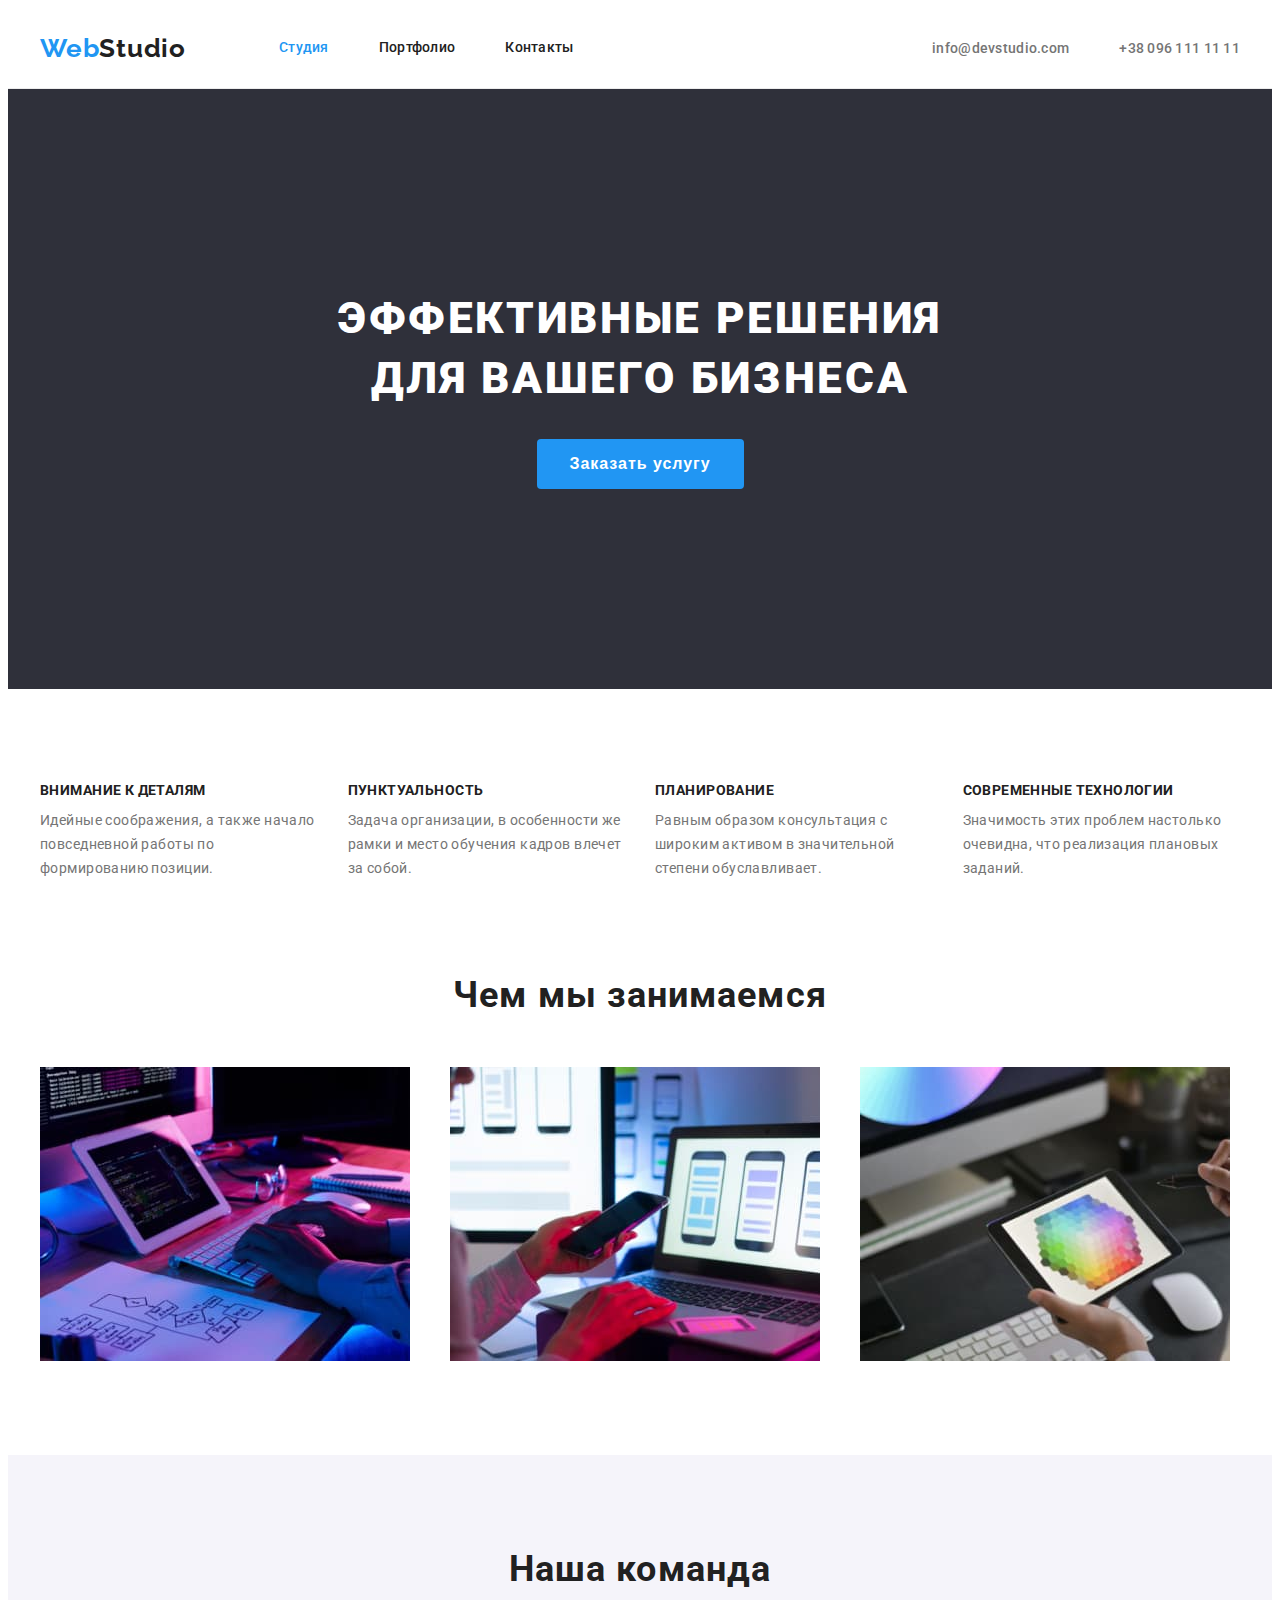
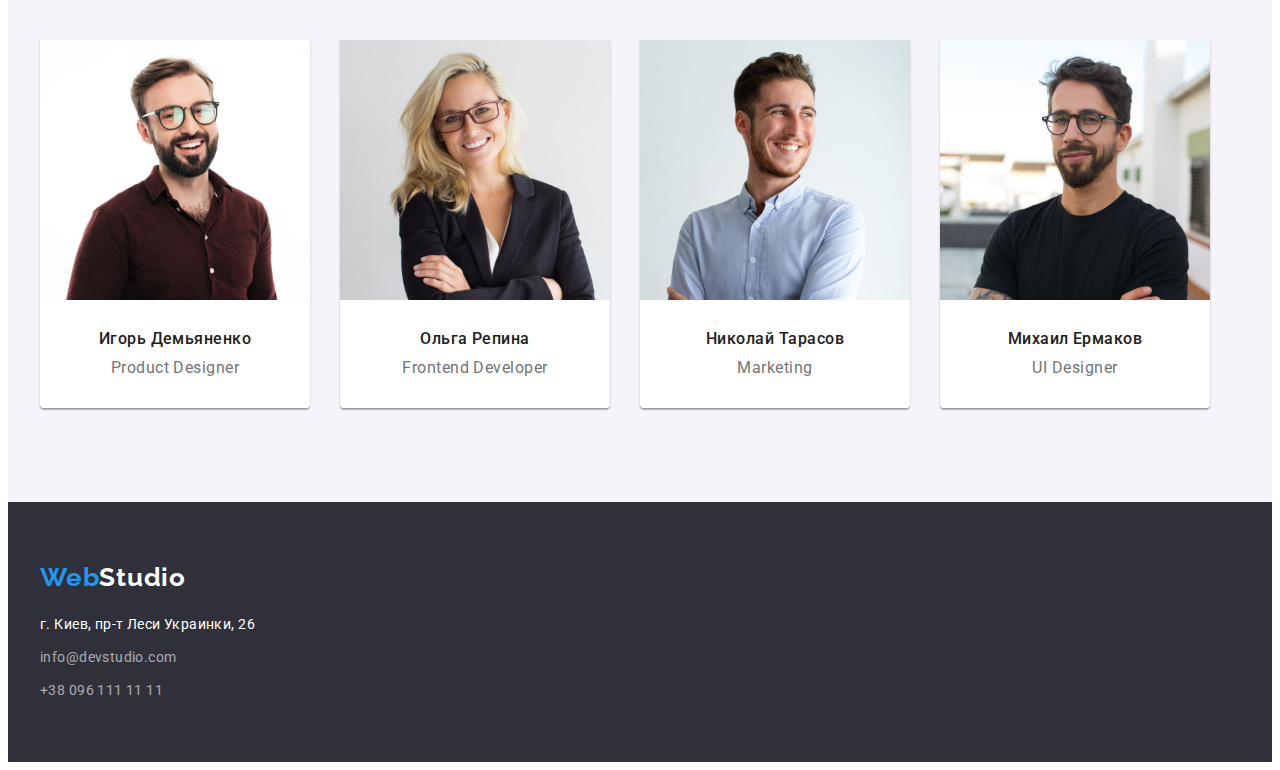
<file: index.html>
<!DOCTYPE html>
<html lang="ru">
  <head>
    <meta charset="UTF-8" />
    <meta http-equiv="X-UA-Compatible" content="IE=edge" />
    <meta name="viewport" content="width=device-width, initial-scale=1.0" />
    <link rel="preconnect" href="https://fonts.googleapis.com" />
    <link rel="preconnect" href="https://fonts.gstatic.com" crossorigin />
    <link rel="preconnect" href="https://fonts.googleapis.com" />
    <link rel="preconnect" href="https://fonts.gstatic.com" crossorigin />
    <link
      href="https://fonts.googleapis.com/css2?family=Raleway:wght@700&family=Roboto:wght@400;500;700;900&display=swap"
      rel="stylesheet"
    />
    <title>Портфолио</title>
    <link
      rel="stylesheet"
      href="https://cdnjs.cloudflare.com/ajax/libs/modern-normalize/1.1.0/modern-normalize.min.css"
      integrity="sha512-wpPYUAdjBVSE4KJnH1VR1HeZfpl1ub8YT/NKx4PuQ5NmX2tKuGu6U/JRp5y+Y8XG2tV+wKQpNHVUX03MfMFn9Q=="
      crossorigin="anonymous"
      referrerpolicy="no-referrer"
    />
    <link rel="stylesheet" href="./css/styles.css" />
  </head>
  <body>
    <!--SITE HEADER-->
    <header class="nav-header">
      <div class="container nav-container">
        <nav class="site-nav">
          <a href="" class="site-logo link"
            >Web<span class="logo-second-half">Studio</span></a
          >
          <ul class="site-nav-list list">
            <li class="site-nav-item">
              <a href="./index.html" class="site-nav-link link current"
                >Студия</a
              >
            </li>
            <li class="site-nav-item">
              <a href="./portfolio.html" class="site-nav-link link"
                >Портфолио</a
              >
            </li>
            <li class="site-nav-item">
              <a href="" class="site-nav-link link">Контакты</a>
            </li>
          </ul>
        </nav>
        <ul class="contacts-list list">
          <li class="contacts-item">
            <a href="mailto:info@devstudio.com" class="contacts-link link"
              >info@devstudio.com</a
            >
          </li>
          <li class="contacts-item">
            <a href="tel:+380961111111" class="contacts-link link"
              >+38 096 111 11 11</a
            >
          </li>
        </ul>
      </div>
    </header>
    <!-- MAIN -->
    <main>
      <!-- HERO SECTION -->
      <section class="hero-section">
        <h1 class="hero-title">Эффективные решения для вашего бизнеса</h1>
        <button type="button" class="hero-button">Заказать услугу</button>
      </section>
      <!-- ADVANTAGES -->
      <section class="advantages-section section">
        <h2 class="visually-hidden">Наши преимущества</h2>
        <div class="container">
          <ul class="advantages-list list">
            <li class="advantages-item">
              <h3 class="advantages-title">Внимание к деталям</h3>
              <p class="advantages-description">
                Идейные соображения, а также начало повседневной работы по
                формированию позиции.
              </p>
            </li>
            <li class="advantages-item">
              <h3 class="advantages-title">Пунктуальность</h3>
              <p class="advantages-description">
                Задача организации, в особенности же рамки и место обучения
                кадров влечет за собой.
              </p>
            </li>
            <li class="advantages-item">
              <h3 class="advantages-title">Планирование</h3>
              <p class="advantages-description">
                Равным образом консультация с широким активом в значительной
                степени обуславливает.
              </p>
            </li>
            <li class="advantages-item">
              <h3 class="advantages-title">Современные технологии</h3>
              <p class="advantages-description">
                Значимость этих проблем настолько очевидна, что реализация
                плановых заданий.
              </p>
            </li>
          </ul>
        </div>
      </section>
      <!-- WHAT CAN WE MAKE -->
      <section class="section">
        <div class="container">
          <h2 class="we-make-title">Чем мы занимаемся</h2>
          <ul class="we-make-list list">
            <li class="we-make-item">
              <img
                src="./images/box1.jpg"
                alt="процесс программирования"
                width="370"
              />
            </li>
            <li class="we-make-item">
              <img
                src="./images/box2.jpg"
                alt="адаптирование под смартфон"
                width="370"
              />
            </li>
            <li class="we-make-item">
              <img
                src="./images/box3.jpg"
                alt="адаптирование под планшет"
                width="370"
              />
            </li>
          </ul>
        </div>
      </section>
      <!-- TEAM -->
      <section class="team-section section">
        <div class="container">

          <h2 class="team-title">Наша команда</h2>
          <ul class="team-list list">
            
              <li class="team-item">
                <img
                  src="./images/igor_d_photo.jpg"
                  alt="Игорь Демьяненко"
                  width="270"
                />
                <div class="team-text-card">
                  <h3 class="team-title-member">Игорь Демьяненко</h3>
                  <p class="team-description" lang="en">Product Designer</p>
              </li>

            <li class="team-item">
              <img
                src="./images/olga_r_photo.jpg"
                alt="Ольга Репина"
                width="270"
              />
              <div class="team-text-card">
                <h3 class="team-title-member">Ольга Репина</h3>
                <p class="team-description" lang="en">Frontend Developer</p>
              </div>
            </li>

            <li class="team-item">
              <img
                src="./images/nikolay_t_photo.jpg"
                alt="Николай Тарасов"
                width="270"
              />
              <div class="team-text-card">
                <h3 class="team-title-member">Николай Тарасов</h3>
                <p class="team-description" lang="en">Marketing</p>
              </div>
            </li>

            <li class="team-item">
              <img
                src="./images/mickhail_e_photo.jpg"
                alt="Михаил Ермаков"
                width="270"
              />
              <div class="team-text-card">
                <h3 class="team-title-member">Михаил Ермаков</h3>
                <p class="team-description" lang="en">UI Designer</p>
              </div>
            </li>
          </ul>
        </div>
      </section>
    </main>
    <!-- FOOTER -->
    <footer class="footer">
      <div class="container">
        <a href="" class="site-logo-footer link"
          >Web<span class="white-half-logo">Studio</span>
        </a>
        <address class="footer-address">
          <ul class="footer-list list">
            <li class="footer-item">
              <a
                class="footer-link-location link"
                href="https://goo.gl/maps/r5CcagLjubWfefs69"
                target="_blank"
                rel="nooper norefferer"
                >г. Киев, пр-т Леси Украинки, 26</a
              >
            </li>
            <li class="footer-item">
              <a class="footer-link link" href="mailto:info@devstudio.com"
                >info@devstudio.com</a
              >
            </li>
            <li class="footer-item">
              <a class="footer-link link" href="tel:+380961111111"
                >+38 096 111 11 11</a
              >
            </li>
          </ul>
        </address>
      </div>
    </footer>
  </body>
</html>
</file>
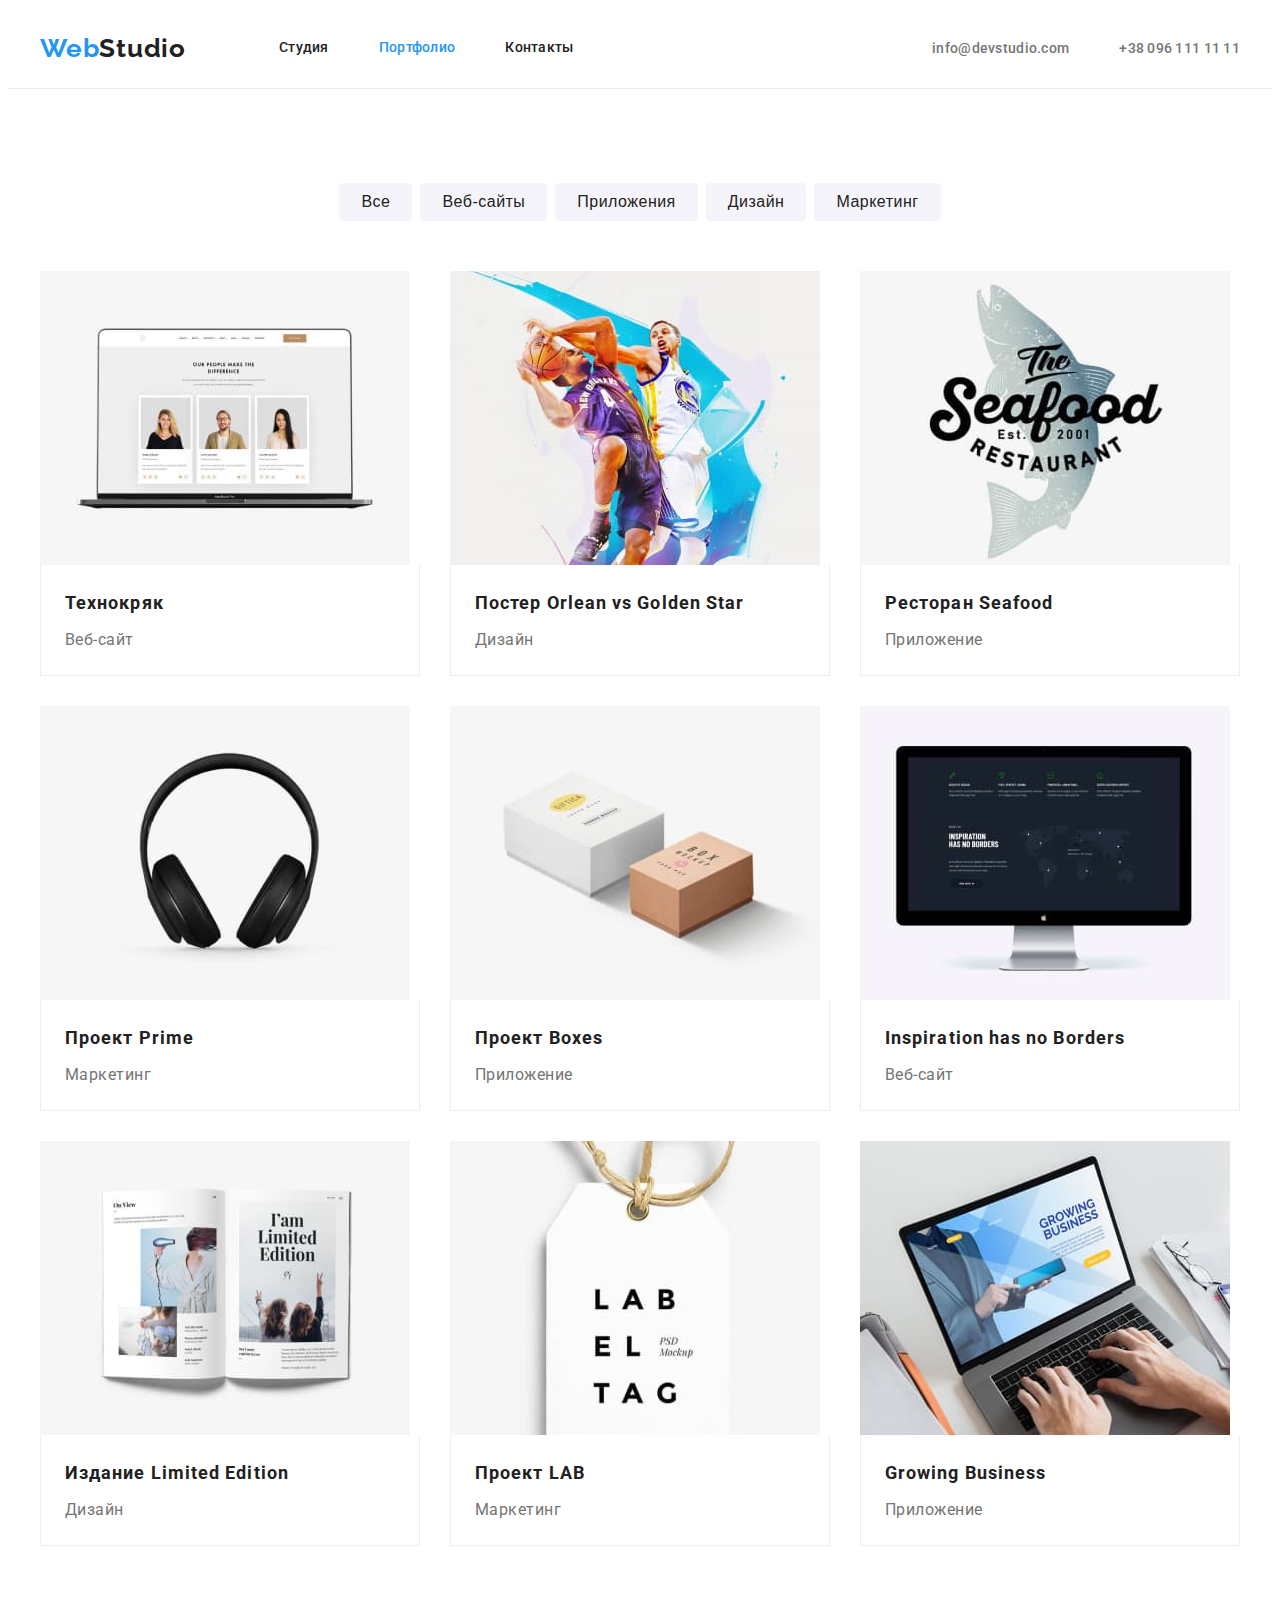
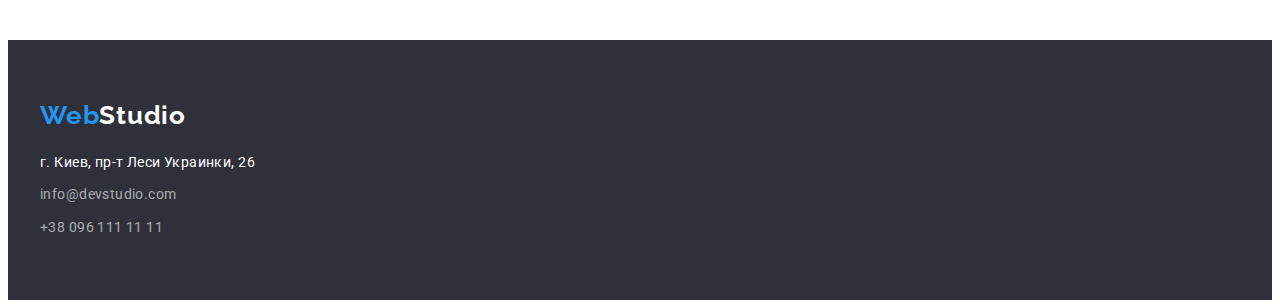
<file: portfolio.html>
<!DOCTYPE html>
<html lang="ru">
  <head>
    <meta charset="UTF-8" />
    <meta http-equiv="X-UA-Compatible" content="IE=edge" />
    <meta name="viewport" content="width=device-width, initial-scale=1.0" />
    <link rel="preconnect" href="https://fonts.googleapis.com" />
    <link rel="preconnect" href="https://fonts.gstatic.com" crossorigin />
    <link rel="preconnect" href="https://fonts.googleapis.com" />
    <link rel="preconnect" href="https://fonts.gstatic.com" crossorigin />
    <link
      href="https://fonts.googleapis.com/css2?family=Raleway:wght@700&family=Roboto:wght@400;500;700;900&display=swap"
      rel="stylesheet"
    />
    <title>Портфолио</title>
    <link
      rel="stylesheet"
      href="https://cdnjs.cloudflare.com/ajax/libs/modern-normalize/1.1.0/modern-normalize.min.css"
      integrity="sha512-wpPYUAdjBVSE4KJnH1VR1HeZfpl1ub8YT/NKx4PuQ5NmX2tKuGu6U/JRp5y+Y8XG2tV+wKQpNHVUX03MfMFn9Q=="
      crossorigin="anonymous"
      referrerpolicy="no-referrer"
    />
    <link rel="stylesheet" href="./css/styles.css" />
  </head>
  <body>
    <!-- HEADER -->
    <header class="nav-header">
      <div class="container nav-container">
        <nav class="site-nav">
          <a href="" class="site-logo link"
            >Web<span class="logo-second-half">Studio</span></a
          >
          <ul class="site-nav-list list">
            <li class="site-nav-item">
              <a href="./index.html" class="site-nav-link link">Студия</a>
            </li>
            <li class="site-nav-item">
              <a href="./portfolio.html" class="site-nav-link link current"
                >Портфолио</a
              >
            </li>
            <li class="site-nav-item">
              <a href="" class="site-nav-link link">Контакты</a>
            </li>
          </ul>
        </nav>
        <ul class="contacts-list list">
          <li class="contacts-item">
            <a href="mailto:info@devstudio.com" class="contacts-link link"
              >info@devstudio.com</a
            >
          </li>
          <li class="contacts-item">
            <a href="tel:+380961111111" class="contacts-link link"
              >+38 096 111 11 11</a
            >
          </li>
        </ul>
      </div>
    </header>
    <!-- MAIN -->
    <main>
      <!-- PROJECTS -->
      <section class="section">
        <div class="container">
          <h1 class="visually-hidden">Проекты</h1>
          <ul class="filter-nav-list list">
            <li class="filter-nav-item">
              <button type="button" class="filter-nav-buttons">Все</button>
            </li>
            <li class="filter-nav-item">
              <button type="button" class="filter-nav-buttons">
                Веб-сайты
              </button>
            </li>

            <li class="filter-nav-item">
              <button type="button" class="filter-nav-buttons">
                Приложения
              </button>
            </li>

            <li class="filter-nav-item">
              <button type="button" class="filter-nav-buttons">Дизайн</button>
            </li>
            <li class="filter-nav-item">
              <button type="button" class="filter-nav-buttons">
                Маркетинг
              </button>
            </li>
          </ul>

          <ul class="projects-list list">
            <li class="projects-item">
              <a href="" class="projects-link link">
                <img
                  src="./images/laptop_img.jpg"
                  alt="открытый ноутбук"
                  width="370"
                />
                <div class="projects-wrap">
                  <h2 class="projects-title">Технокряк</h2>
                  <p class="projects-description">Веб-сайт</p>
                </div>
              </a>
            </li>

            <li class="projects-item">
              <a href="" class="projects-link link">
                <img
                  src="./images/basketball_img.jpg"
                  alt="игра в баскетбол"
                  width="370"
                />
                <div class="projects-wrap">
                  <h2 class="projects-title">
                    Постер <span lang="en">Orlean vs Golden Star</span>
                  </h2>
                  <p class="projects-description">Дизайн</p>
                </div>
              </a>
            </li>
            <li class="projects-item">
              <a href="" class="projects-link link">
                <img
                  src="./images/seafood_img.jpg"
                  alt="логотип ресторана"
                  width="370"
                />
                <div class="projects-wrap">
                  <h2 class="projects-title">Ресторан Seafood</h2>
                  <p class="projects-description">Приложение</p>
                </div>
              </a>
            </li>

            <li class="projects-item">
              <a href="" class="projects-link link">
                <img
                  src="./images/headphones_img.jpg"
                  alt="наушники"
                  width="370"
                />
                <div class="projects-wrap">
                  <h2 class="projects-title">
                    Проект <span lang="en">Prime</span>
                  </h2>
                  <p class="projects-description">Маркетинг</p>
                </div>
              </a>
            </li>

            <li class="projects-item">
              <a href="" class="projects-link link">
                <img
                  src="./images/boxes_img.jpg"
                  alt="две картонные коробки"
                  width="370"
                />
                <div class="projects-wrap">
                  <h2 class="projects-title">
                    Проект <span lang="en">Boxes</span>
                  </h2>
                  <p class="projects-description">Приложение</p>
                </div>
              </a>
            </li>

            <li class="projects-item">
              <a href="" class="projects-link link">
                <img
                  src="./images/computer_img.jpg"
                  alt="моноблок"
                  width="370"
                />
                <div class="projects-wrap">
                  <h2 class="projects-title" lang="en">
                    Inspiration has no Borders
                  </h2>
                  <p class="projects-description">Веб-сайт</p>
                </div>
              </a>
            </li>
            <li class="projects-item">
              <a href="" class="projects-link link">
                <img
                  src="./images/book_img.jpg"
                  alt="открытая книга"
                  width="370"
                />
                <div class="projects-wrap">
                  <h2 class="projects-title">
                    Издание <span lang="en">Limited Edition</span>
                  </h2>
                  <p class="projects-description">Дизайн</p>
                </div>
              </a>
            </li>

            <li class="projects-item">
              <a href="" class="projects-link link">
                <img
                  src="./images/labeltag_project_img.jpg"
                  alt="бирка с надписью"
                  width="370"
                />
                <div class="projects-wrap">
                  <h2 class="projects-title">
                    Проект <span lang="en">LAB</span>
                  </h2>
                  <p class="projects-description">Маркетинг</p>
                </div>
              </a>
            </li>

            <li class="projects-item">
              <a href="" class="projects-link link">
                <img
                  src="./images/gb_project_img.jpg"
                  alt="работа за ноутбуком"
                  width="370"
                />
                <div class="projects-wrap">
                  <h2 class="projects-title" lang="en">Growing Business</h2>
                  <p class="projects-description">Приложение</p>
                </div>
              </a>
            </li>
          </ul>
        </div>
      </section>
    </main>
    <!-- FOOTER -->
    <footer class="footer">
      <div class="container">
        <a href="" class="site-logo-footer link"
          >Web<span class="white-half-logo">Studio</span>
        </a>
        <address class="footer-address">
          <ul class="footer-list list">
            <li class="footer-item">
              <a
                class="footer-link-location link"
                href="https://goo.gl/maps/r5CcagLjubWfefs69"
                target="_blank"
                rel="nooper norefferer"
                >г. Киев, пр-т Леси Украинки, 26</a
              >
            </li>
            <li class="footer-item">
              <a class="footer-link link" href="mailto:info@devstudio.com"
                >info@devstudio.com</a
              >
            </li>
            <li class="footer-item">
              <a class="footer-link link" href="tel:+380961111111"
                >+38 096 111 11 11</a
              >
            </li>
          </ul>
        </address>
      </div>
    </footer>
  </body>
</html>
</file>
<file: css/styles.css>
:root {
  --primary-text-color: #212121;
  --secondary-text-color: #757575;
  --secondary-bg-color: #f5f4fa;
  --design-bg-color: #2f303a;
  --accent-color: #2196f3;
  --wite-bg-color: #ffffff;
  --white-text-color: #ffffff;
  --low-opacity-text: rgba(255, 255, 255, 0.6);
  --card-shadow: 0px 1px 3px rgba(0, 0, 0, 0.12),
    0px 1px 1px rgba(0, 0, 0, 0.14), 0px 2px 1px rgba(0, 0, 0, 0.2);
  --hover-shadow: 0px 3px 1px rgba(0, 0, 0, 0.1),
    0px 1px 2px rgba(0, 0, 0, 0.08), 0px 2px 2px rgba(0, 0, 0, 0.12);
}

/* ----------------UTILITIES---------------- */

p,
h1,
h2,
h3,
h4,
h5,
h6 {
  margin: 0;
}

ul {
  margin: 0;
  padding: 0;
}

body {
  background-color: var(--white-bg-color);
  color: var(--primary-text-color);
  font-family: Roboto, sans-serif;
}

img {
  display: block;
  max-width: 100%;
  height: auto;
}

.container {
  width: 1200px;
  padding-right: 15px;
  padding-left: 15px;
  margin-left: auto;
  margin-right: auto;
}

.section {
  padding-top: 94px;
  padding-bottom: 94px;
}

.list {
  list-style: none;
}

.link {
  text-decoration: none;
}

.visually-hidden {
  position: absolute;
  white-space: nowrap;
  width: 1px;
  height: 1px;
  overflow: hidden;
  border: 0;
  padding: 0;
  clip: rect(0 0 0 0);
  clip-path: inset(50%);
  margin: -1px;
}

/* ----------------ALL PAGES---------------- */

/* ----------------NAV---------------- */
.site-logo {
  margin-right: 93px;

  color: var(--accent-color);
  font-family: Raleway, sans-serif;
  font-size: 26px;
  font-weight: 700;
  line-height: 1.19;
  letter-spacing: 0.03em;
}

.site-logo-footer {
  color: var(--accent-color);
  font-family: Raleway, sans-serif;
  font-size: 26px;
  font-weight: 700;
  line-height: 1.19;
  letter-spacing: 0.03em;
}

.logo-second-half {
  color: var(--primary-text-color);
}

.nav-header {
  border-bottom-width: 1px;
  border-bottom-style: solid;
  border-bottom-color: #ececec;
}

.nav-container {
  display: flex;
  align-items: center;
}

.site-nav {
  display: flex;
  align-items: center;
}

.site-nav-list {
  display: flex;
}

.site-nav-item:not(:last-child) {
  margin-right: 50px;
}

.site-nav-link {
  display: block;
  padding-top: 32px;
  padding-bottom: 32px;

  color: var(--primary-text-color);
  font-weight: 500;
  font-size: 14px;
  line-height: 1.14;
  letter-spacing: 0.02em;
}

.site-nav-link.current,
.site-nav-link:hover,
.site-nav-link:focus {
  color: var(--accent-color);
}

.contacts-item:not(:first-child) {
  margin-left: 50px;
}

.contacts-link {
  padding-top: 32px;
  padding-bottom: 32px;

  color: var(--secondary-text-color);
  font-weight: 500;
  font-size: 14px;
  line-height: 1.14;
  letter-spacing: 0.02em;
}

.contacts-list {
  display: flex;
  margin-left: auto;
}

.contacts-link:hover,
.contacts-link:focus {
  color: var(--accent-color);
}

/* ----------------FOOTER---------------- */
.footer {
  padding: 60px 0;
  background-color: var(--design-bg-color);
}

.white-half-logo {
  display: inline-block;
  color: var(--white-text-color);
}

.footer-link-location {
  color: var(--white-text-color);
  font-style: normal;
  font-size: 14px;
  line-height: 1.7;
  letter-spacing: 0.03em;
}

.footer-link {
  color: var(--low-opacity-text);
  font-style: normal;
  font-size: 14px;
  line-height: 1.7;
  letter-spacing: 0.03em;
}

.footer-list {
  display: inline-block;
}

.footer-item:not(:last-child) {
  margin-bottom: 9px;
}

.footer-address {
  margin-top: 20px;
}
/* ----------------"Студия" page CSS---------------- */

/* ----------------HERO SECTION---------------- */
.hero-section {
  padding: 200px 0;
  background-color: #2f303a;
  text-align: center;
}

.hero-title {
  margin-bottom: 30px;
  margin-left: auto;
  margin-right: auto;
  width: 696px;

  color: var(--white-text-color);
  text-transform: uppercase;
  font-weight: 900;
  font-size: 44px;
  line-height: 1.36;
  letter-spacing: 0.06em;
}

.hero-button {
  display: inline-block;
  padding: 10px 32px;
  min-width: 200px;

  background-color: var(--accent-color);
  color: var(--white-text-color);
  border-radius: 4px;
  border: 1px solid transparent;
  box-sizing: border-box;
  cursor: pointer;
  font-size: 16px;
  font-weight: 700;
  line-height: 1.8;
  letter-spacing: 0.06em;
}

.hero-button:hover,
.hero-button:focus {
  background-color: #188ce8;
}

/* ----------------ADVANTAGES---------------- */

.advantages-section {
  padding-bottom: 0;
}

.advantages-list {
  margin-left: -30px;
  margin-top: -30px;
  display: flex;
  flex-wrap: wrap;
}

.advantages-item {
  flex-basis: calc(100% / 4 - 30px);
  margin-left: 30px;
  margin-top: 30px;
}

.advantages-title {
  margin-bottom: 10px;

  color: var(--primary-text-color);
  font-size: 14px;
  font-weight: 700;
  line-height: 1.14;
  letter-spacing: 0.03em;
  text-transform: uppercase;
}

.advantages-description {
  color: var(--secondary-text-color);
  font-size: 14px;
  line-height: 1.7;
  letter-spacing: 0.03em;
}

/* ----------------WHAT CAN WE MAKE---------------- */

.we-make-list {
  margin-left: -30px;
  margin-top: -30px;
  display: flex;
}

.we-make-item {
  flex-basis: calc(100% / 3 - 30px);
  margin-left: 30px;
  margin-top: 30px;
}

.we-make-title {
  margin-bottom: 50px;
  color: var(--primary-text-color);
  font-weight: 700;
  font-size: 36px;
  line-height: 1.16;
  text-align: center;
  letter-spacing: 0.03em;
}

/* ----------------TEAM---------------- */

.team-section {
  background-color: var(--secondary-bg-color);
}

.team-list {
  display: flex;
  flex-wrap: wrap;
}

.team-item {
  box-shadow: var(--card-shadow);
  border-radius: 0px 0px 4px 4px;
}

.team-item:not(:last-child) {
  margin-right: 30px;
}

.team-title {
  margin-bottom: 50px;

  color: var(--primary-text-color);
  font-weight: 700;
  font-size: 36px;
  line-height: 1.16;
  text-align: center;
  letter-spacing: 0.03em;
}

.team-text-card {
  padding-top: 30px;
  padding-bottom: 30px;

  background-color: var(--wite-bg-color);
  text-align: center;
  border-radius: 0px 0px 4px 4px;
}

.team-title-member {
  margin-bottom: 10px;

  color: var(--primary-text-color);
  font-weight: 500;
  font-size: 16px;
  line-height: 1.18;
  letter-spacing: 0.03em;
}

.team-description {
  color: var(--secondary-text-color);
  font-size: 16px;
  line-height: 1.18;
  letter-spacing: 0.03em;
}

/* ----------------"Портфолио" page CSS---------------- */

/* ----------------FILTER NAVIGATION---------------- */
.filter-nav-list {
  display: flex;
  justify-content: center;
  margin-bottom: 50px;
}

.filter-nav-item:not(:last-child) {
  margin-right: 8px;
}

.filter-nav-buttons {
  padding: 6px 22px;
  background-color: var(--secondary-bg-color);
  color: var(--primary-text-color);
  font-weight: 500;
  font-size: 16px;
  line-height: 1.62;
  letter-spacing: 0.03em;
  border: none;
  border-radius: 4px;
  cursor: pointer;
}

.filter-nav-buttons:hover,
.filter-nav-buttons:focus {
  background-color: var(--accent-color);
  color: var(--white-text-color);
  box-shadow: var(--hover-shadow);
}

/* ----------------PROJECTS---------------- */

.projects-list {
  margin-left: -30px;
  margin-top: -30px;
  display: flex;
  flex-wrap: wrap;
}

.projects-item {
  flex-basis: calc(100% / 3 - 30px);
  margin-left: 30px;
  margin-top: 30px;
}

.projects-wrap {
  padding: 20px 24px;
  border-left: 1px solid #eeeeee;
  border-right: 1px solid #eeeeee;
  border-bottom: 1px solid #eeeeee;
}

.projects-title {
  margin-bottom: 4px;
  color: var(--primary-text-color);
  font-weight: 700;
  font-size: 18px;
  line-height: 2;
  letter-spacing: 0.06em;
}

.projects-description {
  color: var(--secondary-text-color);
  font-size: 16px;
  line-height: 1.87;
  letter-spacing: 0.03em;
}
</file>
